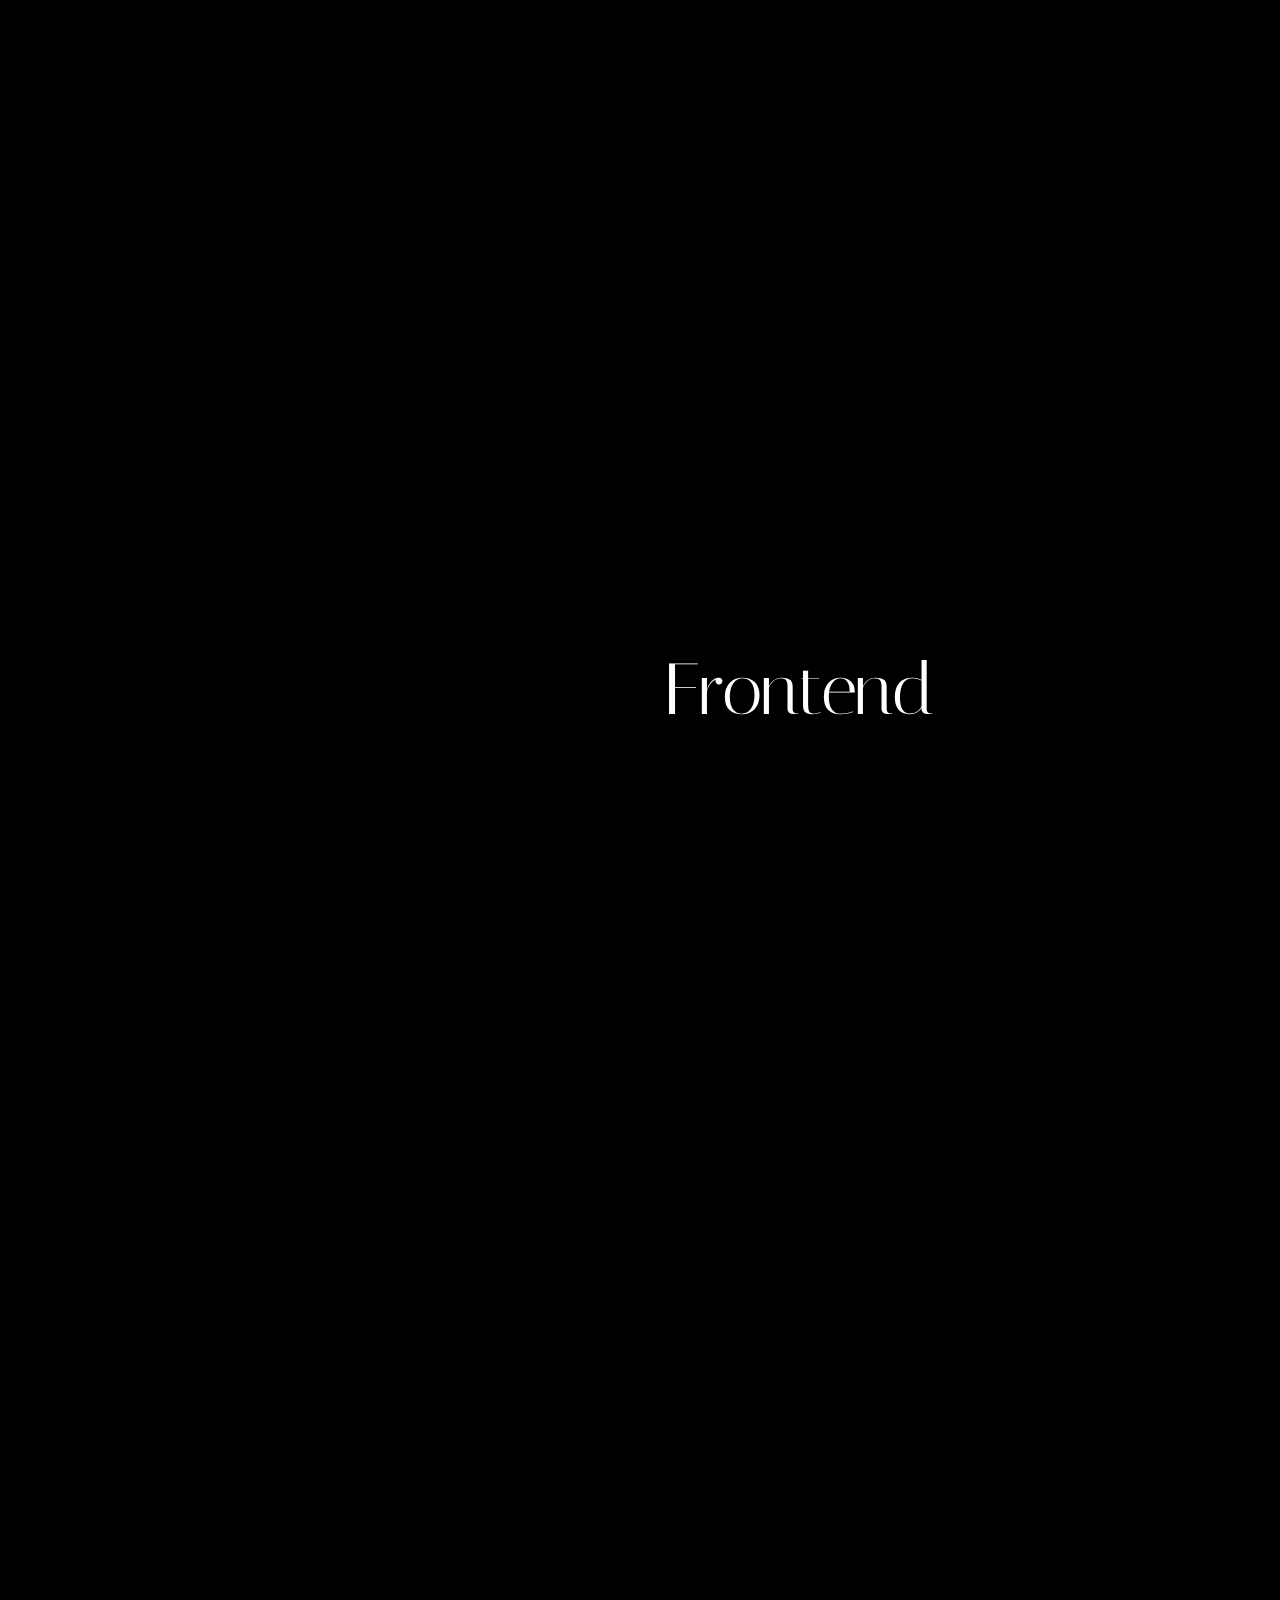
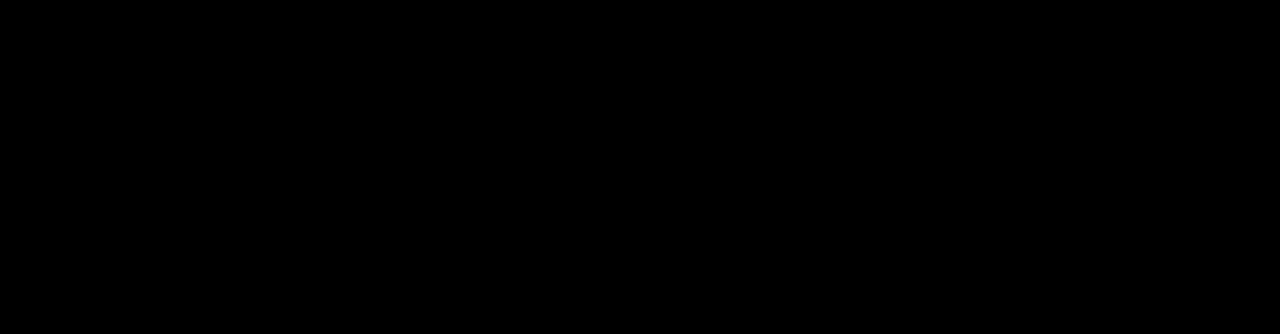
<file: index.html>
<!DOCTYPE html>
<html lang="en">

<head>
    <meta charset="UTF-8">
    <meta http-equiv="X-UA-Compatible" content="IE=edge">
    <meta name="viewport" content="width=device-width, initial-scale=1.0">
    <title>SODA</title>
    <link rel="stylesheet" href="static/styles/topstyle.css">
    <link rel="stylesheet" href="static/styles/index.css">

    <!--Иконки-->
    <link rel="apple-touch-icon" sizes="180x180" href="static/files/favicon_io/apple-touch-icon.png">
    <link rel="icon" type="image/png" sizes="32x32" href="static/files/favicon_io/favicon-32x32.png">
    <link rel="icon" type="image/png" sizes="16x16" href="static/files/favicon_io/favicon-16x16.png">
    <link rel="manifest" href="static/files/favicon_io/site.webmanifest">
</head>

<body id="body">
    <div class="container">
        <div class="vector_front">
            <svg width="1658" height="1902" viewBox="0 0 1658 1902" fill="none" xmlns="http://www.w3.org/2000/svg" class="svgs">
                <path id="line"
                      d="M-2 706.464H1017.54V278.008H1121.1V635.271H958V560.194H1271.26V706.464H1196.18V155.037H1367.04V658.57H1232.42V437.223H1505.55V1H1657V1489M1657 1489H1025M1657 1489V1592M1657 1592H1137M1657 1592V1695M1657 1695H1056M1657 1695V1798.5M1657 1798.5H1178M1657 1798.5V1901H1183"
                      stroke="white"/>
            </svg><!--это вектор линии-->
        </div>
        <div class="vector_dei">
            <svg width="1826" height="1456" viewBox="0 0 1826 1456" fill="none" xmlns="http://www.w3.org/2000/svg">
                <path id="line_dei"
                      d="M658.5 1455H187V880.5H406.5V1083.5H0.5V1H1837" stroke="white"/>
            </svg>
        </div>
        <div class="vector_com">
            <svg width="1796" height="1557" viewBox="0 0 1796 1557" fill="none" xmlns="http://www.w3.org/2000/svg">
                <path id="line_com" d="M649.5 1556H380.5V1292H1V1375.5H59.5V0.5H1796" stroke="white"/>
            </svg>
    
        </div>
        <div class="vector_case">
            <svg width="1831" height="1660" viewBox="0 0 1831 1660" fill="none" xmlns="http://www.w3.org/2000/svg">
                <path id="line_case" d="M737.5 1659.5H359V1542.5H1V523.5H134.5V619.5H55V0.5H1830.5" stroke="white"/>
            </svg>
    
        </div>
        <div class="vector_req">
            <svg width="1801" height="1766" viewBox="0 0 1801 1766" fill="none" xmlns="http://www.w3.org/2000/svg">
                <path id="line_req"d="M738 1765H210V758.5H1V391.5H210V1H1800.5" stroke="white"/>
            </svg>
    
    
        </div>
        <div class="vector_sp">
            <svg width="1792" height="1864" viewBox="0 0 1792 1864" fill="none" xmlns="http://www.w3.org/2000/svg">
                <path id="line_sp" d="M768 1863.5H301V1157H1V1207H261V1H1793" stroke="white"/>
            </svg>
    
        </div>
    </div>
        <button id="slogan_90">think different</button>
        <button id="startBtn">Frontend</button>
        <button id="definition">Definition</button>
        <button id="comparison">Comparison</button>
        <button id="case">Cases</button>
        <button id="request">Request</button>
        <button id="sphere">Sphere</button>
    
        <script>
            document.getElementById('startBtn').addEventListener("click",function (){
                document.getElementById('line').style.animation="sign 8s ease"; //создает анимацию линии по нажатию
                setTimeout(function (){
                    document.getElementById('slogan_90').style.color='#FFFFFF'
                },1900)
                setTimeout(function (){
                    window.scrollBy({
                        top:1000, behavior:"smooth"
                    })
                },3170); //тут скролл страницы
                setTimeout(function() {
                    line.style.strokeDashoffset="0";
                },3350); //тут короче линия пропадала после анимации, поэтому я сделал таймер и после окончания анимации заменял ее на обычный вектор
                setTimeout(function (){
                    document.getElementById('definition').style.color='#FFFFFF'
                },4040)
                setTimeout(function (){
                    document.getElementById('comparison').style.color='#FFFFFF'
                },4240)
                setTimeout(function (){
                    document.getElementById('case').style.color='#FFFFFF'
                },4440)
                setTimeout(function (){
                    document.getElementById('request').style.color='#FFFFFF'
                },4640)
                setTimeout(function (){
                    document.getElementById('sphere').style.color='#FFFFFF'
                    document.getElementById('body').style.overflowY='scroll'
                },4840)
    
            });
        </script> <!--это скрипт линии-->
        <script>
            document.getElementById('definition').addEventListener("click", function (){
                document.getElementById('line_dei').style.animation="sign 2s ease";
                setTimeout(function (){
                    window.scrollBy({
                        top:-1000, behavior:"smooth"
                    })
                },150)
                setTimeout(function (){
                    /* document.body.style.backgroundColor='#FFFFFF' */
                    setTimeout(function (){
                        window.location="definition.html";//сюда вставлять линки на другие страницы
                    },120)
                },1600)
            });
            document.getElementById('comparison').addEventListener("click", function (){
                document.getElementById('line_com').style.animation="sign 2s ease";
                setTimeout(function (){
                    window.scrollBy({
                        top:-1000, behavior:"smooth"
                    })
                },150)
                setTimeout(function (){
                    /* document.body.style.backgroundColor='#FFFFFF' */
                    setTimeout(function (){
                        window.location="comparison.html";//сюда вставлять линки на другие страницы
                    },120)
                },1600)
            });
            document.getElementById('case').addEventListener("click", function (){
                document.getElementById('line_case').style.animation="sign 2s ease";
                setTimeout(function (){
                    window.scrollBy({
                        top:-1000, behavior:"smooth"
                    })
                },150)
                setTimeout(function (){
                    /* document.body.style.backgroundColor='#FFFFFF' */
                    setTimeout(function (){
                        window.location="cases.html";//сюда вставлять линки на другие страницы
                    },120)
                },1600)
            });
            document.getElementById('request').addEventListener("click", function (){
                document.getElementById('line_req').style.animation="sign 2s ease";
                setTimeout(function (){
                    window.scrollBy({
                        top:-1000, behavior:"smooth"
                    })
                },150)
                setTimeout(function (){
                    /* document.body.style.backgroundColor='#FFFFFF' */
                    setTimeout(function (){
                        window.location="requests.html";//сюда вставлять линки на другие страницы
                    },120)
                },1600)
            });
            document.getElementById('sphere').addEventListener("click", function (){
                document.getElementById('line_sp').style.animation="sign 2s ease";
                setTimeout(function (){
                    window.scrollBy({
                        top:-1000, behavior:"smooth"
                    })
                },200)
                setTimeout(function (){
                    /* document.body.style.backgroundColor='#FFFFFF' */
                    setTimeout(function (){
                        window.location="sphere.html";//сюда вставлять линки на другие страницы
                    },120)
                },1600)
            });
    
        </script><!--это скрипт кнопок-->
    </body>

</html>
</file>
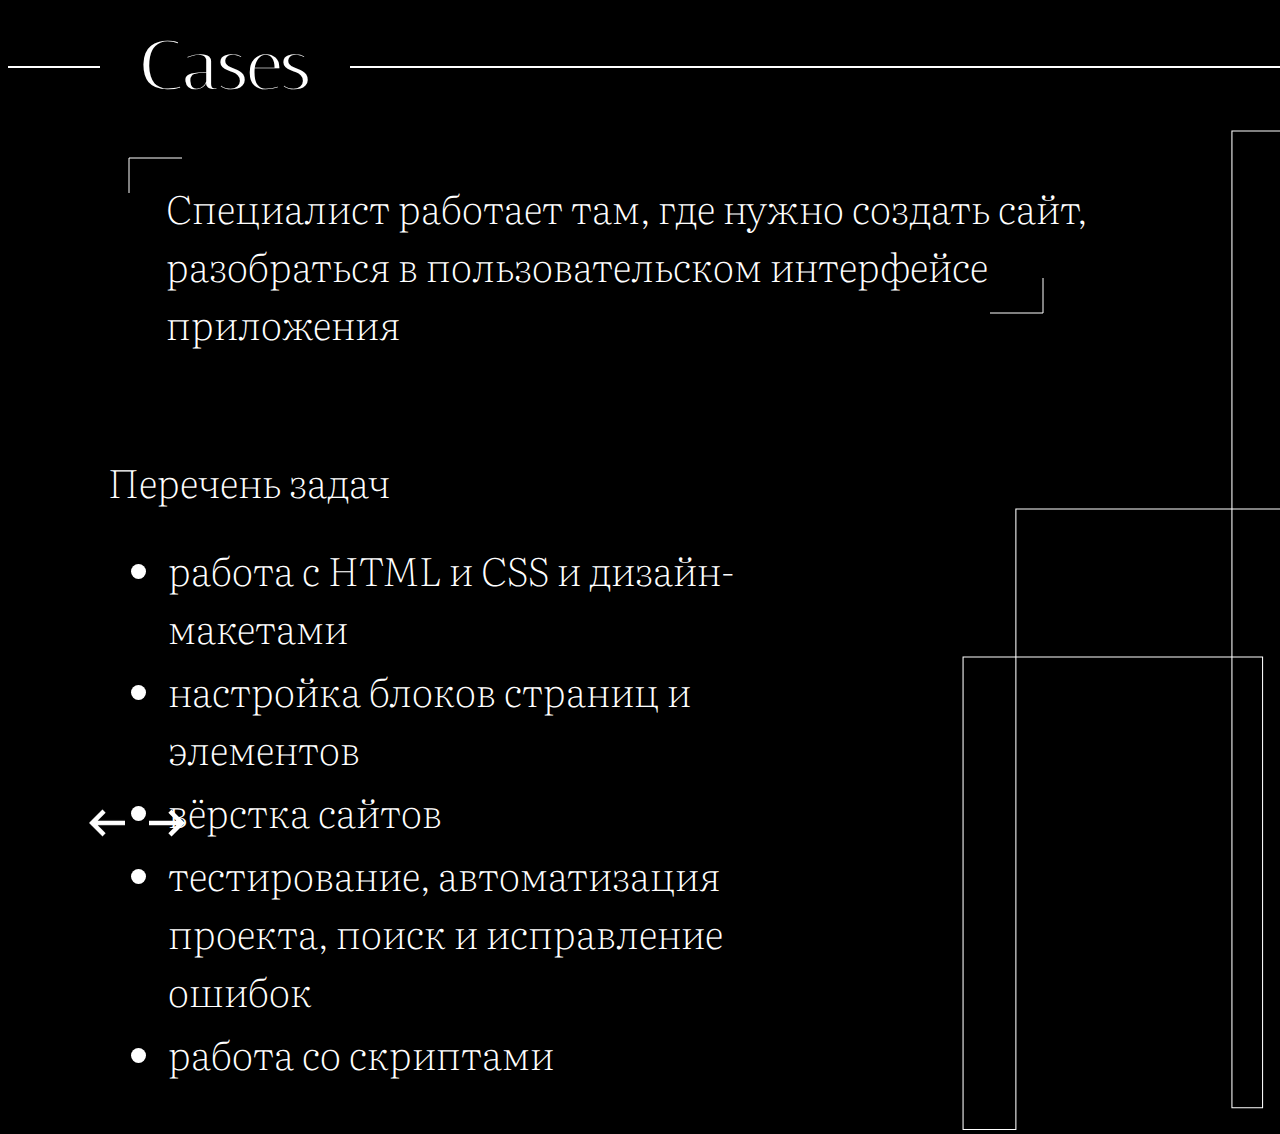
<file: cases.html>
<!DOCTYPE html>
<html lang="en">
<head>
    <meta charset="UTF-8">
    <meta http-equiv="X-UA-Compatible" content="IE=edge">
    <meta name="viewport" content="width=device-width, initial-scale=1.0">
    <title>Cases</title>
    <link rel="stylesheet" href="static/styles/topstyle.css">
    <link rel="stylesheet" href="static/styles/cases.css">

    <!--Иконки-->
    <link rel="apple-touch-icon" sizes="180x180" href="static/files/favicon_io/apple-touch-icon.png">
    <link rel="icon" type="image/png" sizes="32x32" href="static/files/favicon_io/favicon-32x32.png">
    <link rel="icon" type="image/png" sizes="16x16" href="static/files/favicon_io/favicon-16x16.png">
    <link rel="manifest" href="static/files/favicon_io/site.webmanifest">
</head>

<header>
    <div class="line"></div>
    <div class="en-text">
      <p class="en-text__title title-cases"><a href="index.html">Cases</a></p>
    </div>
</header>

  <body>
    <div class="wrapper">
      <div class="cases">
        <div class="cases__top">
          <div class="cases__description">
            <p class="rus-text">Специалист работает там, где нужно создать сайт, разобраться в пользовательском интерфейсе приложения</p>
          </div>
        </div>
        <div class="cases__bottom">
          <p class="cases__text rus-text">Перечень задач</p>
          <ul class="cases__list rus-text">
            <li class="cases__list-item">работа с HTML и CSS и дизайн-макетами</li>
            <li class="cases__list-item">настройка блоков страниц и элементов</li>
            <li class="cases__list-item">вёрстка сайтов</li>
            <li class="cases__list-item">тестирование, автоматизация проекта, поиск и исправление ошибок</li>
            <li class="cases__list-item">работа со скриптами</li>
          </ul>
        </div>
        <div class="switches">
          <a href="comparison.html" class="switches__link">
            <img
              class="switches__img switches__img--one"
              src="static/images/switch.svg"
              alt=""
            />
          </a>
          <a href="requests.html" class="switches__link">
            <img
              class="switches__img switches__img--two"
              src="static/images/switch.svg"
              alt=""
            />
          </a>
      </div>
      <div class="vector">
        <img class="vector-img" src="static/images/cases_element.svg" alt="">
      </div>
    </div>
  </body>
</html>
</file>
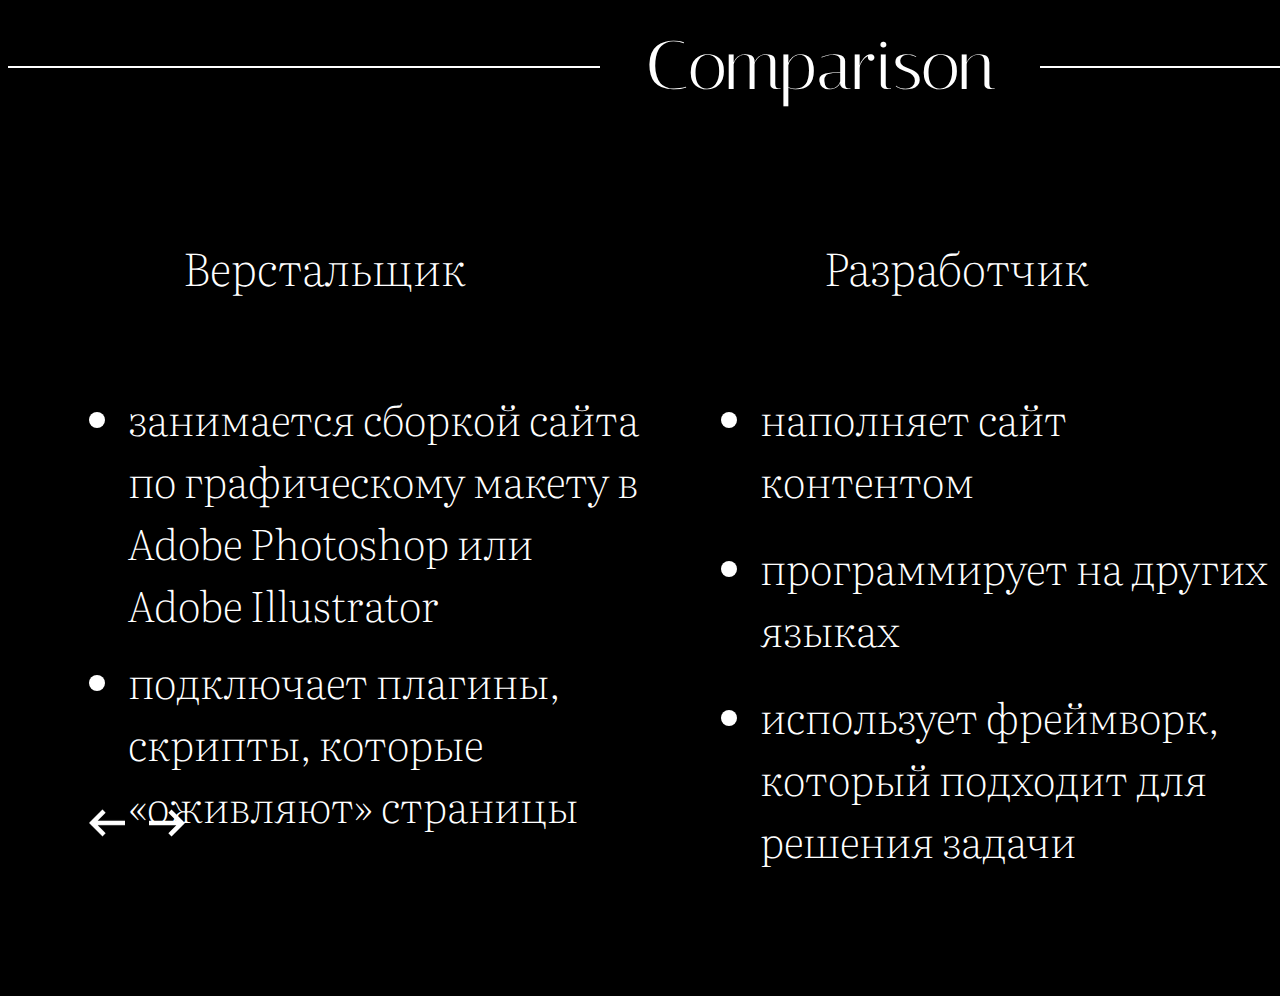
<file: comparison.html>
<!DOCTYPE html>
<html lang="en">
<head>
    <meta charset="UTF-8">
    <meta http-equiv="X-UA-Compatible" content="IE=edge">
    <meta name="viewport" content="width=device-width, initial-scale=1.0">
    <title>Comparison</title>
    <link rel="stylesheet" href="static/styles/topstyle.css">
    <link rel="stylesheet" href="static/styles/comparison.css">

    <!--Иконки-->
    <link rel="apple-touch-icon" sizes="180x180" href="static/files/favicon_io/apple-touch-icon.png">
    <link rel="icon" type="image/png" sizes="32x32" href="static/files/favicon_io/favicon-32x32.png">
    <link rel="icon" type="image/png" sizes="16x16" href="static/files/favicon_io/favicon-16x16.png">
    <link rel="manifest" href="static/files/favicon_io/site.webmanifest">
</head>

<header>
    <div class="line"></div>
    <div class="en-text">
      <p class="en-text__title title-comparison"><a href="index.html">Comparison</a></p>
    </div>
</header>

  <body>
    <div class="wrapper">
      <div class="comparison">
        <div class="comparison__blocks">
          <div class="comparison__left">
            <p class="comparison__text-one rus-text">Верстальщик</p>
            <ul class="comparison__list-one rus-text">
              <li class="list__item-one">занимается сборкой сайта по графическому макету в Adobe Photoshop или Adobe Illustrator</li>
              <li class="list__item-one">подключает плагины, скрипты, которые «оживляют» страницы</li>
            </ul>
          </div>
          <div class="comparison__right">
            <p class="comparison__text-two rus-text">Разработчик</p>
            <ul class="comparison__list-two rus-text">
              <li class="list__item-two">наполняет сайт контентом</li>
              <li class="list__item-two">программирует на других языках</li>
              <li class="list__item-two">использует фреймворк, который подходит для решения задачи</li>
            </ul>
          </div>
        </div>
        <div class="switches">
          <a href="definition.html" class="switches__link">
            <img
              class="switches__img switches__img--one"
              src="static/images/switch.svg"
              alt=""
            />
          </a>
          <a href="cases.html" class="switches__link">
            <img
              class="switches__img switches__img--two"
              src="static/images/switch.svg"
              alt=""
            />
          </a>
        </div>

    </div>
  </body>
</html>
</file>
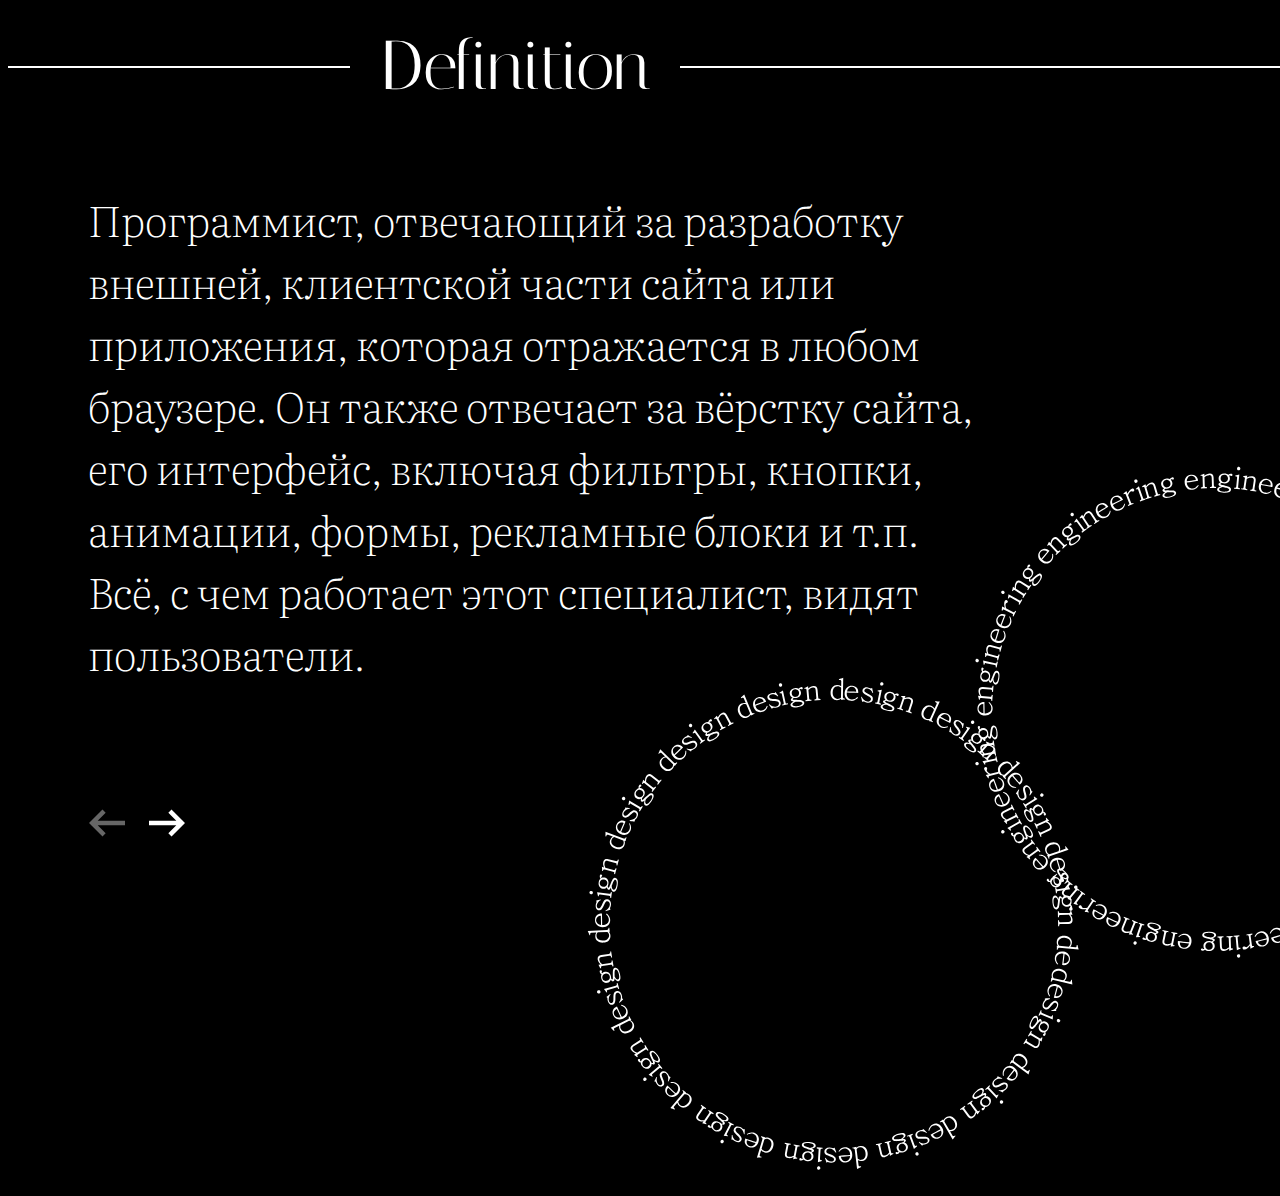
<file: definition.html>
<!DOCTYPE html>
<html lang="en">

<head>
    <meta charset="UTF-8">
    <meta http-equiv="X-UA-Compatible" content="IE=edge">
    <meta name="viewport" content="width=device-width, initial-scale=1.0">
    <title>Definition</title>
    <link rel="stylesheet" href="static/styles/topstyle.css">
    <link rel="stylesheet" href="static/styles/definition.css">

    <!--Иконки-->
    <link rel="apple-touch-icon" sizes="180x180" href="static/files/favicon_io/apple-touch-icon.png">
    <link rel="icon" type="image/png" sizes="32x32" href="static/files/favicon_io/favicon-32x32.png">
    <link rel="icon" type="image/png" sizes="16x16" href="static/files/favicon_io/favicon-16x16.png">
    <link rel="manifest" href="static/files/favicon_io/site.webmanifest">

<header>
    <div class="line"></div>
    <div class="en-text">
      <p class="en-text__title title-definition">
        <a href="index.html">Definition</a>
      </p>
    </div>
</header>
<body>
  <div class="wrapper">
      <div class="definition">
          <p class="definition__text rus-text">
              Программист, отвечающий за разработку внешней, клиентской части сайта
              или приложения, которая отражается в любом браузере. Он также отвечает
              за вёрстку сайта, его интерфейс, включая фильтры, кнопки, анимации,
              формы, рекламные блоки и т.п. Всё, с чем работает этот специалист,
              видят пользователи.
          </p>
          <div class="circle circle--one">
              <img class="circle__img" src="static/images/circle_one.svg" alt="" />
          </div>
          <div class="circle circle--two">
              <img class="circle__img" src="static/images/circle_two.svg" alt="" />
          </div>
          <div class="switches">
              <a href="" class="switches__link">
                  <img class="switches__img switches__img--one" src="static/images/switch.svg" alt="" />
              </a>
              <a href="comparison.html" class="switches__link">
                  <img class="switches__img switches__img--two" src="static/images/switch.svg" alt="" />
              </a>
          </div>
      </div>
  </div>
</body>

</html>
<!-- yes -->
</file>
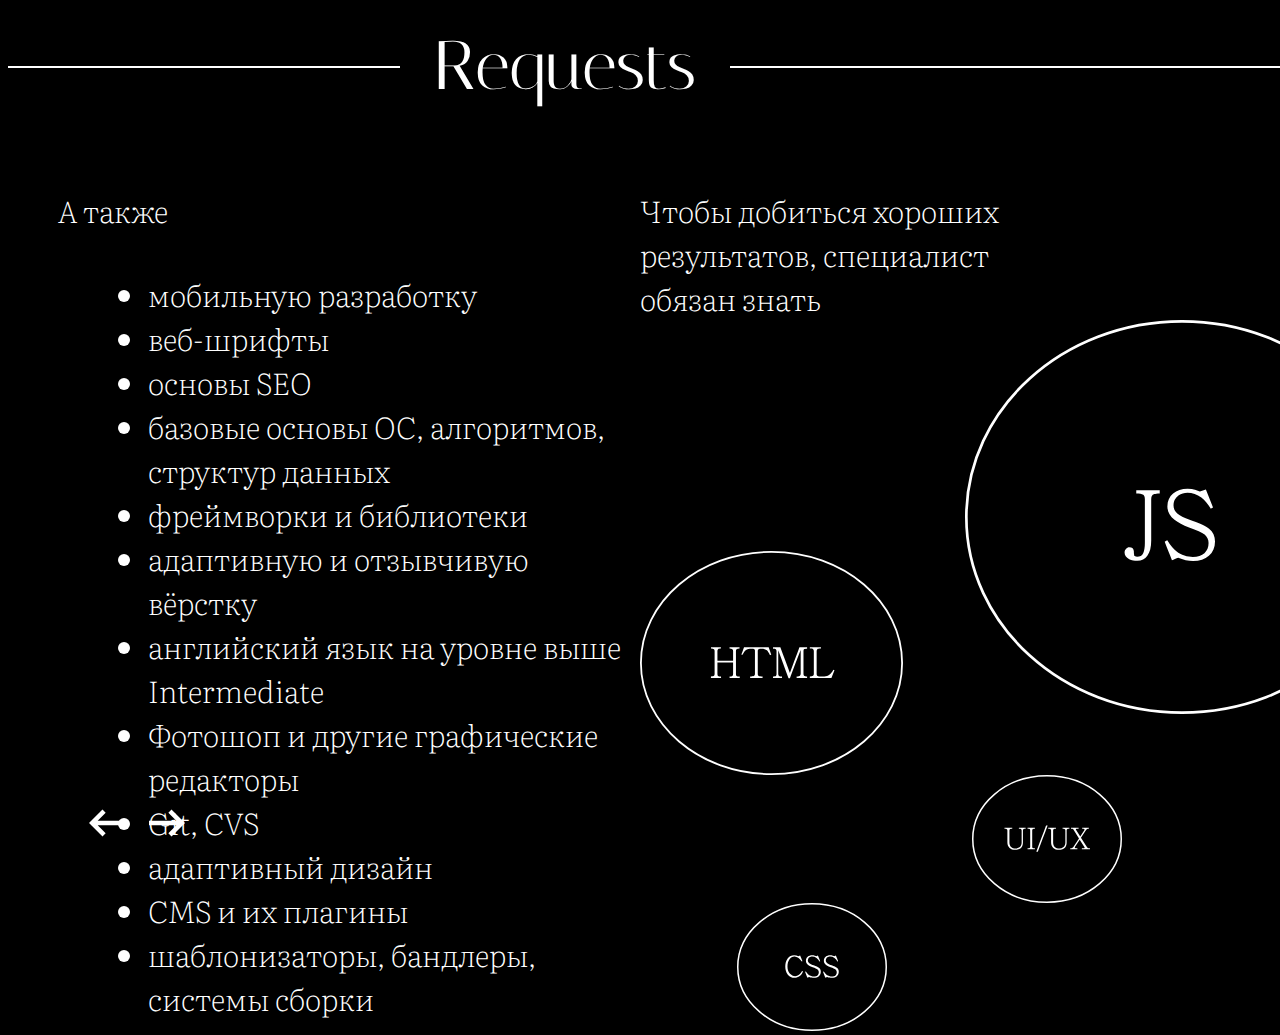
<file: requests.html>
<!DOCTYPE html>
<html lang="en">
<head>
    <meta charset="UTF-8">
    <meta http-equiv="X-UA-Compatible" content="IE=edge">
    <meta name="viewport" content="width=device-width, initial-scale=1.0">
    <title>Requests</title>
    <link rel="stylesheet" href="static/styles/topstyle.css">
    <link rel="stylesheet" href="static/styles/requests.css">

    <!--Иконки-->
    <link rel="apple-touch-icon" sizes="180x180" href="static/files/favicon_io/apple-touch-icon.png">
    <link rel="icon" type="image/png" sizes="32x32" href="static/files/favicon_io/favicon-32x32.png">
    <link rel="icon" type="image/png" sizes="16x16" href="static/files/favicon_io/favicon-16x16.png">
    <link rel="manifest" href="static/files/favicon_io/site.webmanifest">
  </head>
  <header>
    <div class="line"></div>
    <div class="en-text">
      <p class="en-text__title title-requests"><a href="index.html">Requests</a></p>
    </div>
  </header>
  <body>
    <div class="wrapper">
      <div class="requests">
        <div class="requests__blocks">
           <div class="requests__left">
            <p class="requests__text rus-text">А также</p>
            <ul class="requests__list rus-text ">
              <li class="requests__list-item">мобильную разработку</li>
              <li class="requests__list-item">веб-шрифты</li>
              <li class="requests__list-item">основы SEO</li>
              <li class="requests__list-item">базовые основы ОС, алгоритмов, структур данных</li>
              <li class="requests__list-item">фреймворки и библиотеки</li>
              <li class="requests__list-item">адаптивную и отзывчивую вёрстку</li>
              <li class="requests__list-item">английский язык на уровне выше Intermediate</li>
              <li class="requests__list-item">Фотошоп и другие графические редакторы</li>
              <li class="requests__list-item">Git, CVS</li>
              <li class="requests__list-item">адаптивный дизайн</li>
              <li class="requests__list-item">CMS и их плагины</li>
              <li class="requests__list-item">шаблонизаторы, бандлеры, системы сборки</li>
            </ul>
           </div>
           <div class="requests__right">
            <div class="figure__text">
              <p class="rus-text">Чтобы добиться хороших результатов, специалист обязан знать</p>
            </div>
            <div class="figures"><img src="static/images/figures.svg" alt=""></div>
           </div>
        </div>
        <div class="switches">
          <a href="cases.html" class="switches__link">
            <img
              class="switches__img switches__img--one"
              src="static/images/switch.svg"
              alt=""
            />
          </a>
          <a href="sphere.html" class="switches__link">
            <img
              class="switches__img switches__img--two"
              src="static/images/switch.svg"
              alt=""
            />
          </a>
      </div>
    </div>
  </body>
</html>
</file>
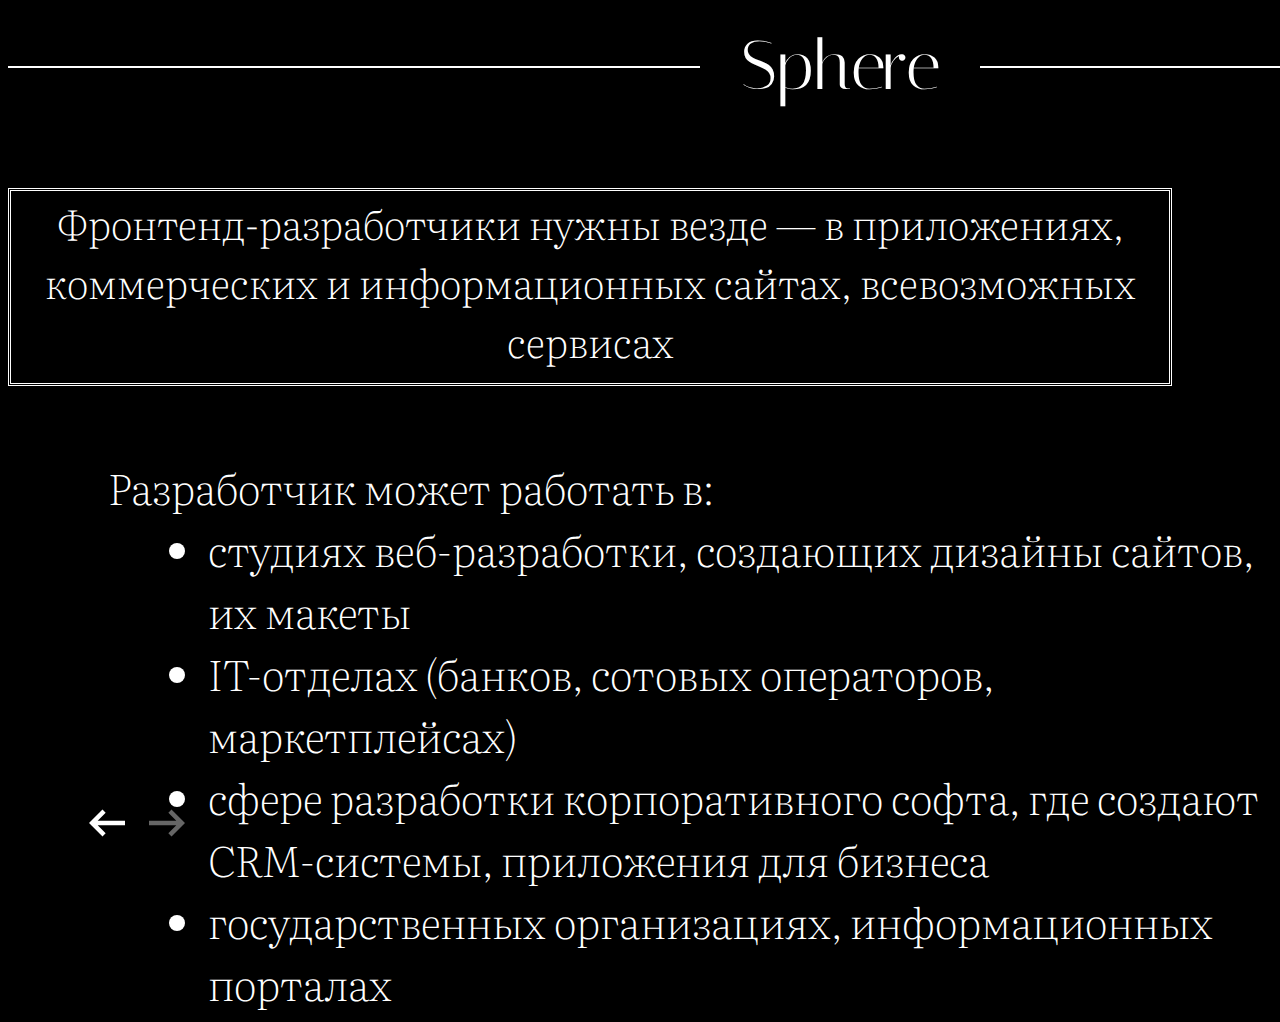
<file: sphere.html>
<!DOCTYPE html>
<html lang="en">
<head>
    <meta charset="UTF-8">
    <meta http-equiv="X-UA-Compatible" content="IE=edge">
    <meta name="viewport" content="width=device-width, initial-scale=1.0">
    <title>Document</title>

    <link rel="stylesheet" href="static/styles/topstyle.css">
    <link rel="stylesheet" href="static/styles/sphere.css">

    <!--Иконки-->
    <link rel="apple-touch-icon" sizes="180x180" href="static/files/favicon_io/apple-touch-icon.png">
    <link rel="icon" type="image/png" sizes="32x32" href="static/files/favicon_io/favicon-32x32.png">
    <link rel="icon" type="image/png" sizes="16x16" href="static/files/favicon_io/favicon-16x16.png">
    <link rel="manifest" href="static/files/favicon_io/site.webmanifest">
</head>
<header>
    <div class="line"></div>
    <div class="en-text">
      <p class="en-text__title title-requests"><a href="index.html">Sphere</a></p>
    </div>
  </header>
  <body>
    <div class="wrapper">
      <div class="requests">
        <div class="sphere__blocks">
            <div class="sphere__top">
                <p class="sphere__topic rus-text">Фронтенд-разработчики нужны везде — в приложениях, коммерческих и информационных сайтах, всевозможных сервисах</p>
            </div>
            <div class="sphere__bottom">
                <p class="sphere__text rus-text">Разработчик может работать в:</p>
                <ul class="sphere__list rus-text">
                    <li class="sphere__list-item">студиях веб-разработки, создающих дизайны сайтов, их макеты</li>
                    <li class="sphere__list-item">IT-отделах (банков, сотовых операторов, маркетплейсах)</li>
                    <li class="sphere__list-item">сфере разработки корпоративного софта, где создают CRM-системы, приложения для бизнеса</li>
                    <li class="sphere__list-item">государственных организациях, информационных порталах</li>
                </ul>
            </div>
        </div>
        <div class="switches">
          <a href="requests.html" class="switches__link">
            <img
              class="switches__img switches__img--one"
              src="static/images/switch.svg"
              alt=""
            />
          </a>
          <a href="sphere.html" class="switches__link">
            <img
              class="switches__img switches__img--two"
              src="static/images/switch.svg"
              alt=""
            />
          </a>
      </div>
    </div>
  </body>
</html>
</file>
<file: static/styles/topstyle.css>
@import url("https://fonts.googleapis.com/css?family=Italiana&display=swap");
@import url("https://fonts.googleapis.com/css2?family=Literata:wght@200&display=swap");

body {
  min-height: 100vh;
  background-color: black;
  overflow-x: hidden;
  /*  overflow-y: hidden;  */
  transition: background-color 1s;
}

.en-text {
  font-family: Italiana, serif;
  font-style: normal;
  font-size: 69px;
  color: white;
}

.rus-text {
  font-family: Literata, serif;
  font-weight: 100;
  color: white;
}

header {
  height: 180px;
  width: 100%;
}

a {
  text-decoration: none;
  color: white;
}

a::after {
  text-decoration: none;
  color: white;
}

.en-text__title {
  position: absolute;
  text-align: center;
  top: 25px;
  margin-top: 0;
  background-color: black;
}

.switches__img--one {
  position: fixed;
  bottom: 50px;
  left: 80px;
  transform: rotate(180deg);
}

.switches__img--two {
  position: fixed;
  bottom: 50px;
  left: 140px;
}

@keyframes line {
  0% {
    width: 0%;
  }
  100% {
    width: 100%;
  }
}

.line {
  position: absolute;
  height: 2px;
  width: 100%;
  background-color: white;
  top: 66px;
  animation: line ease-out 4s;
}
</file>
<file: static/styles/index.css>
#body {
  background-color: black;
  color: #ffffff;
  overflow-x: hidden;

  overflow-y: hidden;
  transition: background-color 1s;
  display: flex;
  flex-direction: column;
}

@keyframes sign {
  to {
    stroke-dashoffset: 0;
  }
}
.svgs {
  position: relative;
  color: orange;
} /*класс векторов для position*/

#line {
  stroke-dasharray: 9730;
  stroke-dashoffset: 9730;
  animation-fill-mode: forwards;
} /*главный вектор*/
.vector_front {
  position: absolute;
  top: 10px;
}
#line_dei {
  position: absolute;
  animation-fill-mode: forwards;
  stroke-dasharray: 4793;
  stroke-dashoffset: 4793;
} /*definition вектор*/
.vector_dei {
  position: absolute;
  top: 43px;
  left: 52px;
}
#line_com {
  position: absolute;
  stroke-dasharray: 4166;
  stroke-dashoffset: 4166;
  animation-fill-mode: forwards;
}
.vector_com {
  position: absolute;
  top: 43px;
  left: 134px;
}
#line_case {
  position: absolute;
  stroke-dasharray: 4576;
  stroke-dashoffset: 4576;
  animation-fill-mode: forwards;
}
.vector_case {
  position: absolute;
  top: 43px;
  left: 80px;
}
#line_req {
  stroke-dasharray: 4300;
  stroke-dashoffset: 4300;
  animation-fill-mode: forwards;
}
.vector_req {
  position: absolute;
  top: 43px;
  left: 135px;
}
#line_sp {
  position: absolute;
  stroke-dasharray: 4521;
  stroke-dashoffset: 4521;
  animation-fill-mode: forwards;
}
.vector_sp {
  position: absolute;
  top: 43px;
  left: 135px;
}

/*кнопки*/
#startBtn {
  position: absolute;
  width: 271px;
  height: 85px;
  left: 658px;
  top: 646px;

  font-family: "Italiana";
  font-style: normal;
  font-weight: 400;
  font-size: 72px;
  line-height: 85px;
  /* identical to box height */

  color: #ffffff;

  border: transparent;
  background-color: transparent;
}
#definition {
  position: absolute;
  width: 198px;
  height: 60px;
  left: 770px;
  top: 1465px;

  font-family: "Italiana";
  font-style: normal;
  font-weight: 400;
  font-size: 51px;
  line-height: 60px;

  border: transparent;
  background-color: transparent;

  color: #000000;

  transition: color ease 2s;
}
#comparison {
  position: absolute;
  width: 256px;
  height: 60px;
  left: 829px;
  top: 1565px;

  font-family: "Italiana";
  font-style: normal;
  font-weight: 400;
  font-size: 51px;
  line-height: 60px;
  /* identical to box height */

  color: #000000;

  transition: color ease 2s;

  border: transparent;
  background-color: transparent;
}
#case {
  position: absolute;
  width: 126px;
  height: 60px;
  left: 880px;
  top: 1670px;

  font-family: "Italiana";
  font-style: normal;
  font-weight: 400;
  font-size: 51px;
  line-height: 60px;
  /* identical to box height */

  color: #000000;

  transition: color ease 2s;

  border: transparent;
  background-color: transparent;
}
#request {
  position: absolute;
  width: 196px;
  height: 60px;
  left: 932px;
  top: 1774px;

  font-family: "Italiana";
  font-style: normal;
  font-weight: 400;
  font-size: 51px;
  line-height: 60px;
  /* identical to box height */

  color: #000000;

  transition: color ease 2s;

  border: transparent;
  background-color: transparent;
}
#sphere {
  position: absolute;
  width: 147px;
  height: 60px;
  left: 986px;
  top: 1873px;

  font-family: "Italiana";
  font-style: normal;
  font-weight: 400;
  font-size: 51px;
  line-height: 60px;
  /* identical to box height */

  color: #000000;

  transition: color ease 2s;

  border: transparent;
  background-color: transparent;
}
#slogan_90 {
  position: absolute;
  width: 300px;
  height: 53px;
  left: 1250px;
  top: 450px;
  color: #000000;
  font-family: "Italiana";
  font-style: normal;
  font-weight: 400;
  font-size: 45px;
  line-height: 53px;

  transform: rotate(90deg);
  transition: color ease 1s;

  border: transparent;
  background-color: transparent;
}
</file>
<file: static/styles/cases.css>
header {
  height: 150px;
}

.rus-text {
  font-size: 39px;
  font-weight: 100;
  margin: 0;
}

.title-cases {
  width: 250px;
  left: 100px;
}

.cases__top {
  display: flex;
  justify-content: center;
  align-items: center;
  margin-bottom: 100px;
  margin-top: 20px;
}

.cases__description::before {
  content: "";
  background: url(../images/cases_corner.svg);
  position: absolute;
  display: block;
  top: -21px;
  left: -38px;
  width: 54px;
  height: 36px;
  color: #fff;
  z-index: 999;
}

.cases__description::after {
  content: "";
  background: url(../images/cases_corner.svg);
  position: absolute;
  display: block;
  top: 100px;
  right: 70px;
  width: 54px;
  height: 36px;
  color: #fff;
  transform: rotate(180deg);
  z-index: 999;
}

.cases__description {
  width: 75%;
  position: relative;
}

.cases__bottom {
  margin-left: 100px;
  width: 60%;
}

.cases__list-item {
  margin-left: 20px;
  margin-bottom: 5px;
}

.cases__text {
  margin-bottom: 30px;
}

.vector {
  position: absolute;
  right: 0px;
  top: 130px;
}

.vector-img {
  height: 1000px;
}
</file>
<file: static/styles/comparison.css>
header {
  height: 180px;
}

.title {
  position: absolute;
  right: 600px;
  top: 25px;
}

.title-comparison {
  width: 440px;
  left: 600px;
}

.wrapper {
  height: 800px;
}

.rus-text {
  font-size: 42px;
  font-weight: 100;
}

.comparison__blocks {
  display: flex;
  height: 700px;
  justify-content: center;
  align-items: center;
}

.comparison__left {
  display: flex;
  width: 50%;
  height: 100%;
  justify-content: start;
  align-items: center;
  flex-direction: column;
}

.comparison__right {
  width: 50%;
  height: 100%;
  display: flex;
  justify-content: start;
  align-items: center;
  flex-direction: column;
}

.comparison__list-one {
  margin-left: 40px;
}

.comparison__list-two {
  margin-left: 20px;
}

.list__item-one {
  margin-left: 40px;
  margin-bottom: 15px;
}

.list__item-two {
  margin-left: 60px;
  margin-bottom: 25px;
}

.comparison__text-one {
  font-size: 45px;
}

.comparison__text-two {
  font-size: 45px;
}
</file>
<file: static/styles/definition.css>
header {
  height: 180px;
  width: 100%;
}

a {
  text-decoration: none;
  color: white;
}

a::after {
  text-decoration: none;
  color: white;
}

.title-definition {
  width: 330px;
  right: 600px;
}

.rus-text {
  font-size: 36px;
  font-weight: 100;
  margin: 0;
}

.definition__text {
  display: flex;
  width: 900px;
  height: 500px;
  margin-left: 80px;
}

.wrapper {
  height: 1000px;
}

.switches__img--one {
  opacity: 0.4;
}

@keyframes rotate {
  0% {
    transform: rotate(180deg);
  }
  50% {
    transform: rotate(360deg);
  }
  100% {
    transform: rotate(540deg);
  }
}

@keyframes rotates {
  0% {
    transform: rotate(-180deg);
  }
  50% {
    transform: rotate(-360deg);
  }
  100% {
    transform: rotate(-540deg);
  }
}

@keyframes line {
  0% {
    width: 0%;
  }
  100% {
    width: 100%;
  }
}

a {
  text-decoration: none;
  color: white;
}

a::after {
  text-decoration: none;
  color: white;
}

.title-definition {
  width: 330px;
  right: 600px;
}

.rus-text {
  font-size: 42px;
  font-weight: 100;
  margin: 0;
}

.definition__text {
  display: flex;
  width: 900px;
  height: 500px;
  margin-left: 80px;
}

.wrapper {
  height: 1000px;
}

.switches__img--one {
  opacity: 0.4;
}

@keyframes rotate {
  0% {
    transform: rotate(180deg);
  }
  50% {
    transform: rotate(360deg);
  }
  100% {
    transform: rotate(540deg);
  }
}

@keyframes rotates {
  0% {
    transform: rotate(-180deg);
  }
  50% {
    transform: rotate(-360deg);
  }
  100% {
    transform: rotate(-540deg);
  }
}

@keyframes line {
  0% {
    width: 0%;
  }
  100% {
    width: 100%;
  }
}

.circle--one {
  position: absolute;
  right: 170px;
  bottom: -280px;
  animation: rotates linear 90s infinite;
}

.circle--two {
  position: absolute;
  right: -220px;
  bottom: -100px;
  animation: rotate linear 90s infinite;
}

.line {
  position: absolute;
  height: 2px;
  width: 100%;
  background-color: white;
  top: 66px;
  animation: line ease-out 4s;
}
</file>
<file: static/styles/requests.css>
.title-requests {
  left: 400px;
  width: 330px;
}

.requests__blocks {
  display: flex;
  height: 700px;
  justify-content: center;
  align-items: center;
}

.rus-text {
  font-size: 30px;
  font-weight: 100;
  margin: 0;
}

.requests__text {
  margin-bottom: 40px;
}

.requests__list-item {
  margin-left: 50px;
}

.requests__left {
  width: 50%;
  height: 100%;
  margin-left: 50px;
}

.requests__right {
  width: 50%;
  height: 100%;
  display: flex;
  flex-direction: column;
  align-items: flex-start;
}

.figure__text {
  width: 70%;
}

.figures {
  height: 300px;
}
</file>
<file: static/styles/sphere.css>
.title-requests {
  right: 300px;
  width: 280px;
}

.switches__img--two {
  opacity: 0.4;
}

.sphere__blocks {
  display: flex;
  flex-direction: column;
}

.rus-text {
  font-size: 42px;
  font-weight: 100;
  margin: 0;
}
.sphere__top {
  display: flex;
  justify-content: end;
  align-items: center;
  margin-right: 100px;
  margin-bottom: 70px;
}

.sphere__topic {
  width: 1200px;
  border: 3px double;
  border-color: white;
  padding: 2px 2px 13px 2px;
  text-align: center;
  font-size: 40px;
}

.sphere__bottom {
  margin-left: 100px;
}

.sphere__list-item {
  margin-left: 60px;
}
</file>
